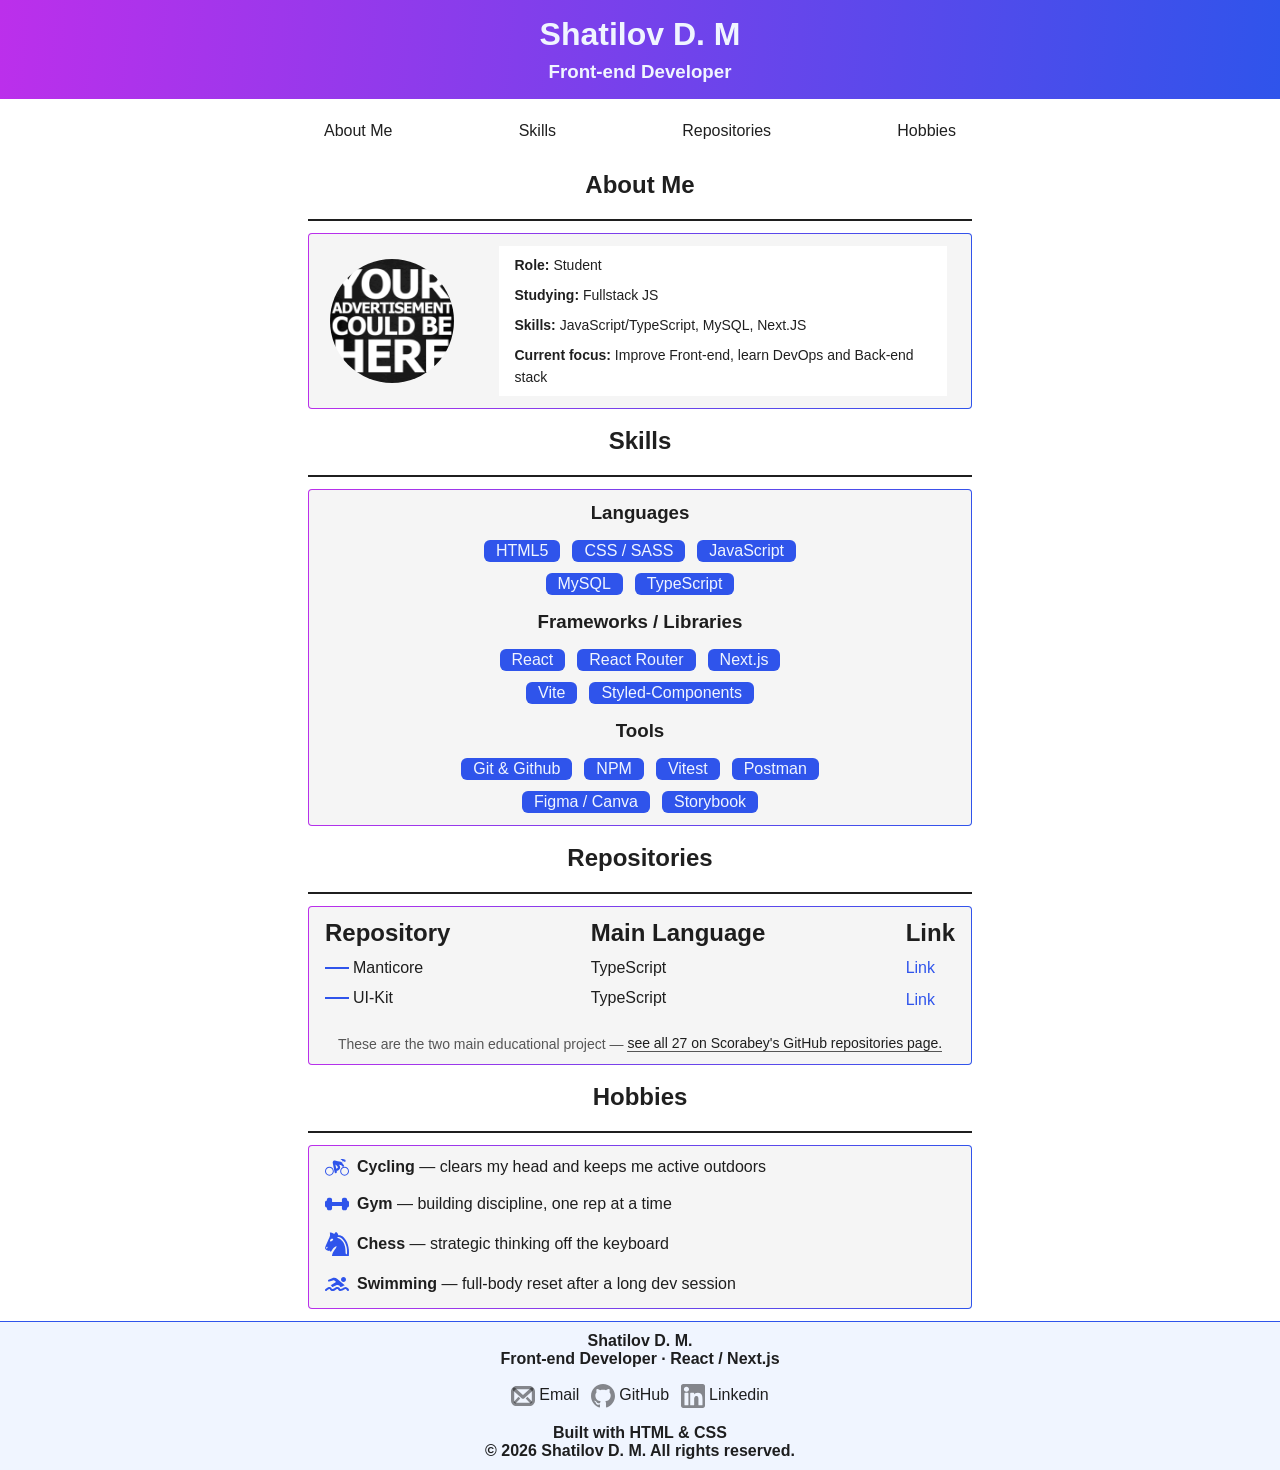
<file: index.html>
<!doctype html>
<html lang="en">
    <head>
        <meta charset="UTF-8" />
        <title>Shatilov D. M. — Resume</title>
        <link rel="stylesheet" href="Styles/Resume.css" />
    </head>
    <body>
        <h1 class="hidden">Shatilov. D. M. Resume</h1>
        <header class="header">
            <h1 class="header__title">Shatilov D. M</h1>
            <h3 class="header__h3">Front-end Developer</h3>
        </header>
        <nav class="nav">
            <a class="nav__anchor" href="#AboutMe">About Me</a>
            <a class="nav__anchor" href="#Skills">Skills</a>
            <a class="nav__anchor" href="#Repositories">Repositories</a>
            <a class="nav__anchor" href="#Hobbies">Hobbies</a>
        </nav>

        <a href="#AboutMe"><h2 id="AboutMe">About Me</h2></a>
        <hr />

        <main class="container about-main">
            <h2 class="hidden">About me container</h2>
            <div class="avatar">
                <img
                    src="./public//your-ad-here-big.png"
                    class="avatar__img"
                    alt="img"
                />
            </div>
            <article class="content">
                <div class="frame">
                    <p><strong>Role:</strong> Student</p>
                    <p><strong>Studying:</strong> Fullstack JS</p>
                    <p>
                        <strong>Skills:</strong> JavaScript/TypeScript, MySQL,
                        Next.JS
                    </p>
                    <p>
                        <strong>Current focus:</strong> Improve Front-end, learn
                        DevOps and Back-end stack
                    </p>
                </div>
            </article>
        </main>

        <a href="#Skills"><h2 id="Skills">Skills</h2></a>
        <hr />

        <main class="container skills-main">
            <h2 class="hidden">Skills container</h2>
            <article>
                <h3>Languages</h3>
                <div class="lang-list">
                    <div class="first-list">
                        <span class="item">HTML5</span>
                        <span class="item">CSS / SASS</span>
                        <span class="item">JavaScript</span>
                    </div>
                    <div class="seccond-list">
                        <span class="item">MySQL</span>
                        <span class="item">TypeScript</span>
                    </div>
                </div>
            </article>
            <article>
                <h3>Frameworks / Libraries</h3>
                <div class="lang-list">
                    <div class="first-list">
                        <span class="item">React</span>
                        <span class="item">React Router</span>
                        <span class="item">Next.js</span>
                    </div>
                    <div class="seccond-list">
                        <span class="item">Vite</span>
                        <span class="item">Styled-Components</span>
                    </div>
                </div>
            </article>
            <article>
                <h3>Tools</h3>
                <div class="lang-list">
                    <div class="first-list">
                        <span class="item">Git & Github</span>
                        <span class="item">NPM</span>
                        <span class="item">Vitest</span>
                        <span class="item">Postman</span>
                    </div>
                    <div class="seccond-list">
                        <span class="item">Figma / Canva</span>
                        <span class="item">Storybook</span>
                    </div>
                </div>
            </article>
        </main>

        <a href="#Repositories"><h2 id="Repositories">Repositories</h2></a>
        <hr />

        <main class="container repositories-main">
            <h2 class="hidden">Repositories container</h2>
            <article class="repo-content">
                <div class="repository">
                    <h4>Repository</h4>
                    <span class="list-item"
                        ><hr />
                        Manticore</span
                    >
                    <span class="list-item"
                        ><hr />
                        UI-Kit</span
                    >
                </div>
                <div class="main-language">
                    <h4>Main Language</h4>
                    <span>TypeScript</span>
                    <span>TypeScript</span>
                </div>
                <div class="link">
                    <h4>Link</h4>
                    <a
                        title="Link into Repository Manticore"
                        href="https://github.com/Scorabey/Manticore"
                        target="_blank"
                        >Link</a
                    >
                    <a
                        title="Link into Repository UI-Kit"
                        href="https://github.com/Scorabey/UI-Kit"
                        target="_blank"
                        >Link</a
                    >
                </div>
            </article>
            <span class="description"
                >These are the two main educational project —&nbsp;
                <a
                    title="Repository Link"
                    href="https://github.com/Scorabey?tab=repositories"
                    target="_blank"
                >
                    see all 27 on Scorabey's GitHub repositories page.</a
                ></span
            >
        </main>

        <a href="#Hobbies"><h2 id="Hobbies">Hobbies</h2></a>
        <hr />

        <main class="container hobbies-main">
            <h2 class="hidden">Hobbies container</h2>
            <div class="hobbies__section">
                <svg
                    width="24"
                    height="17"
                    viewBox="0 0 24 17"
                    fill="none"
                    xmlns="http://www.w3.org/2000/svg"
                >
                    <path
                        d="M4.41446 7.8175C1.98049 7.8175 0 9.79717 0 12.2307C0 14.6647 1.98007 16.6456 4.41446 16.6456C6.8476 16.6456 8.82809 14.6647 8.82809 12.2307C8.82809 9.79717 6.8476 7.8175 4.41446 7.8175ZM4.41446 15.6661C2.52013 15.6661 0.979112 14.1255 0.979112 12.2311C0.979112 10.336 2.52013 8.79621 4.41446 8.79621C6.30878 8.79621 7.84898 10.336 7.84898 12.2311C7.84898 14.1255 6.30878 15.6661 4.41446 15.6661Z"
                        fill="#2F54EB"
                    />
                    <path
                        d="M19.5859 7.8175C17.1528 7.8175 15.1727 9.79717 15.1727 12.2307C15.1727 14.6647 17.1528 16.6456 19.5859 16.6456C22.0199 16.6456 24 14.6647 24 12.2307C24 9.79717 22.0203 7.8175 19.5859 7.8175ZM19.5859 15.6661C17.692 15.6661 16.151 14.1255 16.151 12.2311C16.151 10.336 17.692 8.79621 19.5859 8.79621C21.4807 8.79621 23.0209 10.336 23.0209 12.2311C23.0209 14.1255 21.4807 15.6661 19.5859 15.6661Z"
                        fill="#2F54EB"
                    />
                    <path
                        d="M15.0594 6.01798C15.451 6.10373 15.7994 6.05838 16.0925 5.92605C16.5468 6.47641 17.0019 7.02554 17.4661 7.56766C17.8132 7.97374 18.4951 7.92262 18.8501 7.56766C19.2491 7.16818 19.1964 6.58814 18.8501 6.18289C18.2519 5.48328 17.6661 4.77296 17.0823 4.06099C17.004 3.51475 16.6441 3.02911 15.9263 2.87121C13.9059 2.42639 11.8837 1.98156 9.86284 1.53673C8.80128 1.30339 8.05756 2.03392 7.86999 2.85555C7.71374 3.09631 7.64695 3.39602 7.70756 3.69985L9.61301 13.2313C9.72144 13.773 10.198 14.1498 10.7315 14.1498C10.8053 14.1498 10.8811 14.1419 10.9566 14.1267C11.5754 14.0026 11.9761 13.4011 11.8524 12.7827L11.6314 11.6779C11.7605 11.7269 11.8977 11.7554 12.0379 11.7554C12.1744 11.7554 12.3129 11.7306 12.4477 11.6783C14.7873 10.7779 15.1344 9.2604 15.1319 8.43588C15.1294 7.53757 14.7221 6.63019 14.0774 5.79949C14.4055 5.87369 14.7324 5.94584 15.0594 6.01798ZM11.6285 9.54856C11.4847 9.60339 11.3593 9.68626 11.2538 9.7852L10.4161 5.59542C11.7609 6.42612 12.8464 7.63321 12.848 8.4433C12.8492 8.86463 12.439 9.23607 11.6285 9.54856Z"
                        fill="#2F54EB"
                    />
                    <path
                        d="M16.1885 0.819454C17.7469 1.64686 17.2872 1.9812 17.8507 2.20299L17.6355 3.40308L18.0379 3.47564L18.2473 2.30936C18.2696 2.31307 18.2861 2.3176 18.3079 2.32131C18.4584 2.20959 18.5978 2.12384 18.7334 2.0484C18.754 2.41366 19.2751 2.56166 19.2751 2.56166L19.816 3.02627C20.1058 3.09553 20.3964 2.91661 20.4661 2.6268C20.5341 2.33657 20.3548 2.04592 20.065 1.97666L19.3188 1.79939C20.2802 1.53307 20.7324 2.11106 20.8149 1.65016C20.9225 1.04991 19.9747 0.377513 18.6963 0.147885C17.4195 -0.0809182 14.3288 -0.165431 16.1885 0.819454Z"
                        fill="#2F54EB"
                    />
                </svg>
                <span
                    ><strong>Cycling</strong> — clears my head and keeps me
                    active outdoors</span
                >
            </div>
            <div class="hobbies__section">
                <svg
                    width="24"
                    height="24"
                    viewBox="0 0 24 24"
                    fill="none"
                    xmlns="http://www.w3.org/2000/svg"
                >
                    <g clip-path="url(#clip0_15_214)">
                        <path
                            d="M22.0869 8.43617V7.54627C22.0869 6.52516 21.2591 5.68945 20.2385 5.68945H18.7717C17.7511 5.68945 16.9234 6.52516 16.9234 7.54627V10.0396H7.07611V7.54627C7.07611 6.52516 6.24837 5.68945 5.22779 5.68945H3.76092C2.74034 5.68945 1.9126 6.52516 1.9126 7.54627V8.43617C0.861203 8.43617 0 9.29524 0 10.3557V13.6347C0 14.6952 0.908487 15.5542 1.9126 15.5542V16.4436C1.9126 17.4647 2.74034 18.31 3.76092 18.31H5.22779C6.24837 18.31 7.07611 17.4647 7.07611 16.4436V13.9593H16.9239V16.4436C16.9239 17.4647 17.7516 18.31 18.7722 18.31H20.2396C21.2597 18.31 22.0879 17.4647 22.0879 16.4436V15.5542C23.1393 15.5542 24.0005 14.6941 24.0005 13.6347V10.3557C23.9989 9.29524 23.0905 8.43617 22.0869 8.43617Z"
                            fill="#2F54EB"
                        />
                    </g>
                    <defs>
                        <clipPath id="clip0_15_214">
                            <rect width="24" height="24" fill="white" />
                        </clipPath>
                    </defs>
                </svg>
                <span
                    ><strong>Gym</strong> — building discipline, one rep at a
                    time</span
                >
            </div>
            <div class="hobbies__section">
                <svg
                    width="24"
                    height="24"
                    viewBox="0 0 24 24"
                    fill="none"
                    xmlns="http://www.w3.org/2000/svg"
                >
                    <g clip-path="url(#clip0_15_217)">
                        <path
                            d="M10.875 0.0440197C10.7137 0.111006 10.6012 0.199043 10.3875 0.41914C10.1025 0.713877 9.7875 1.13876 9.45 1.68421C9.375 1.80478 9.31125 1.90813 9.3075 1.91005C9.30562 1.91388 9.24187 1.8756 9.165 1.82392C8.985 1.69952 8.75812 1.56938 8.38875 1.38182C7.3575 0.853588 6.3975 0.577991 5.48438 0.541628C5.23875 0.532057 4.8675 0.555025 4.84312 0.581818C4.8375 0.585646 4.85625 0.778948 4.8825 1.00861C5.01562 2.16842 5.0325 2.44019 5.01937 3.15598C5.00625 3.82201 5.01 3.80096 4.83 4.35215C4.45687 5.49474 3.9675 6.63541 2.6025 9.54067C1.08938 12.7598 0.238125 14.9072 0.028125 16.0287L0 16.1742L0.080625 16.3502C0.19125 16.5895 0.4125 16.9876 0.549375 17.1962C0.61875 17.2995 0.7575 17.4641 0.9 17.6077C1.185 17.9005 1.47187 18.1033 1.88437 18.3081C2.25375 18.49 2.60063 18.6086 3.24563 18.7751C3.77437 18.911 3.77812 18.9129 3.90937 18.8919C4.12125 18.8574 4.32375 18.7445 4.5075 18.5589L4.66313 18.4019L4.68563 18.6163C4.74563 19.2153 4.99312 19.5407 5.44312 19.6191C5.61937 19.6478 5.8575 19.6325 5.96625 19.5828C6.01312 19.5617 6.08812 19.512 6.13312 19.4718C6.24187 19.3703 6.81938 18.4766 7.40625 17.4986C7.8075 16.8287 8.05688 16.5014 8.54062 16.0077C9.16125 15.3742 9.79875 14.9091 10.65 14.4689C10.9237 14.3292 11.49 14.067 11.5219 14.067C11.5519 14.067 11.4506 14.6144 11.3569 14.9589C11.19 15.5636 10.8656 16.1818 10.2319 17.1005C10.0237 17.401 9.53438 18.0574 9.39 18.2278C9.2325 18.4134 9.13688 18.5378 8.98687 18.756C8.925 18.8459 8.79375 19.0335 8.6925 19.1732C7.91625 20.2565 7.37625 21.466 7.14562 22.6507C7.06125 23.0794 6.99563 23.6172 6.99375 23.8794V24H15.4181H23.8425L23.8744 23.6211C24.03 21.8067 24.0375 19.6938 23.8969 17.9139C23.5819 13.9694 22.59 10.7579 20.88 8.15311C20.6456 7.79522 20.085 7.02775 19.8094 6.68708C18.9844 5.67081 18.1838 4.90335 17.3719 4.35598C16.9163 4.04785 16.6069 3.87368 16.1719 3.68421C15.3038 3.30718 14.2013 3.1311 13.5206 3.26316C13.4419 3.27847 13.3687 3.29187 13.3575 3.29187C13.3462 3.29187 13.2712 3.08708 13.1906 2.83636C12.9356 2.04019 12.7781 1.63062 12.6244 1.38182C12.4444 1.08517 12.1687 0.786604 11.8219 0.511005C11.5331 0.283255 11.0887 0 11.0194 0C10.9969 0 10.9312 0.0210533 10.875 0.0440197ZM13.2544 5.05072C13.3744 5.07177 13.5562 5.09282 13.6594 5.10048C14.4694 5.15215 15.2681 5.48325 16.1344 6.12249C16.8956 6.68517 17.7731 7.56746 18.6056 8.60861C19.6313 9.889 20.4375 11.3435 20.9756 12.8804C21.0206 13.0124 21.0694 13.1502 21.0825 13.1866C21.1237 13.2976 21.3112 13.9254 21.3825 14.1914C21.69 15.3455 21.9019 16.6699 21.9937 18.0383C22.0275 18.5589 22.0537 19.7914 22.0444 20.5569C22.0369 21.2421 22.0331 21.3282 21.9956 21.4928C21.9225 21.8239 21.7894 22.0421 21.5962 22.1474C21.5287 22.1837 21.4875 22.1914 21.3375 22.1914C21.1875 22.1914 21.1462 22.1837 21.0787 22.1474C20.8612 22.0287 20.7113 21.7474 20.6362 21.3206C20.5856 21.0316 20.5688 20.7713 20.5688 20.2603C20.5669 16.2507 19.8544 13.0622 18.4163 10.622C17.9531 9.83732 17.46 9.19617 16.7531 8.46124C15.8044 7.47751 15.0506 6.8823 14.2125 6.45168C13.68 6.1799 13.1906 6.01914 12.7275 5.96172C12.63 5.95024 12.6131 5.94067 12.5419 5.86029C12.4631 5.76842 12.375 5.60574 12.375 5.54641C12.375 5.52919 12.3844 5.46986 12.3956 5.41627C12.4331 5.23445 12.57 5.12727 12.7969 5.09856C12.8606 5.09091 12.93 5.06986 12.9544 5.05072C13.0087 5.0067 12.99 5.0067 13.2544 5.05072ZM7.72312 6.76938C8.10563 6.84785 8.26875 7.04689 8.2125 7.37033C8.18437 7.53301 8.07 7.77033 7.92937 7.96172C7.7925 8.14737 7.35 8.59904 7.11562 8.79426C6.67125 9.16172 6.22687 9.39139 5.81625 9.46412C5.48062 9.52345 5.30625 9.49474 5.17312 9.35885C5.04562 9.22871 5.0025 9.08134 5.00062 8.77512C5.00062 8.52823 5.01375 8.4555 5.10187 8.22584C5.24437 7.85837 5.67562 7.34737 6.06562 7.08708C6.33375 6.90526 6.67312 6.77895 6.99563 6.73876C7.17188 6.71579 7.54312 6.7311 7.72312 6.76938ZM2.4375 14.8766C2.4375 14.8804 2.45438 14.9761 2.475 15.0909C2.52 15.3435 2.52187 15.4507 2.4825 15.6153C2.4 15.9617 2.18625 16.2526 1.91062 16.3885C1.72875 16.4804 1.58812 16.5167 1.36875 16.5301L1.19062 16.5397L1.14375 16.4191C1.05187 16.1742 1.07438 15.9062 1.21125 15.6057C1.42125 15.1502 1.82062 14.8938 2.35875 14.8746C2.40188 14.8727 2.4375 14.8727 2.4375 14.8766Z"
                            fill="#2F54EB"
                        />
                    </g>
                    <defs>
                        <clipPath id="clip0_15_217">
                            <rect width="24" height="24" fill="white" />
                        </clipPath>
                    </defs>
                </svg>
                <span
                    ><strong>Chess</strong> — strategic thinking off the
                    keyboard</span
                >
            </div>
            <div class="hobbies__section">
                <svg
                    width="24"
                    height="24"
                    viewBox="0 0 24 24"
                    fill="none"
                    xmlns="http://www.w3.org/2000/svg"
                >
                    <path
                        d="M21 7.5C21 8.88071 19.8807 10 18.5 10C17.1193 10 16 8.88071 16 7.5C16 6.11929 17.1193 5 18.5 5C19.8807 5 21 6.11929 21 7.5Z"
                        fill="#2F54EB"
                    />
                    <path
                        d="M19.754 13.1283L12.354 6.96169C10.9095 5.75794 8.9118 5.46638 7.18351 6.20708L3.59222 7.7462C3.23294 7.90017 3 8.25344 3 8.64432C3 9.31126 3.6534 9.78221 4.28612 9.5713L7.82736 8.39089C8.54603 8.15133 9.33837 8.33838 9.87403 8.87404L11 10L5.72973 13.2939C5.87157 13.3782 6.00088 13.4783 6.11842 13.5911C6.42799 13.8883 6.65137 14.2865 6.76607 14.47C6.98521 14.8206 7.17253 15 7.60557 15C8.36469 15 9.01052 14.5286 9.61533 14.1249C10.3276 13.6493 11.2998 13 12.6056 13C13.2851 13 13.8472 13.1758 14.2876 13.5533C14.6634 13.8753 14.8675 14.2863 14.9818 14.5162C15.1485 14.8511 15.2073 15 15.6056 15C16.2877 15 16.9383 14.6595 17.769 14.1484C18.1839 13.893 18.5948 13.629 19.0329 13.4144C19.2526 13.3069 19.4942 13.2044 19.754 13.1283Z"
                        fill="#2F54EB"
                    />
                    <path
                        d="M23.4472 18.8944C22.9536 19.1413 22.3534 18.9415 22.1061 18.4482C21.9575 18.1653 21.77 17.8986 21.5599 17.6585C21.1747 17.2183 20.8036 17 20.5 17C20.3434 17 20.128 17.0534 19.8071 17.2106C19.427 17.3967 19.0713 17.6296 18.7116 17.8517C17.9173 18.3405 16.8178 19 15.5 19C14.8205 19 14.2584 18.8242 13.818 18.4468C13.4996 18.1739 13.29 17.8176 13.1056 17.4472C12.9501 17.1363 12.8571 17 12.5 17C11.7409 17 11.0951 17.4714 10.4902 17.8751C9.77797 18.3508 8.8058 19 7.5 19C6.81825 19 6.26147 18.8244 5.81027 18.4962C5.38546 18.1873 5.12877 17.7928 4.9645 17.53C4.63557 17.0022 4.31057 16.9517 3.74611 17.2173C3.42379 17.369 3.08894 17.5809 2.77567 17.8087C2.4002 18.0818 2.03744 18.3806 1.70687 18.7073C1.31631 19.0974 0.68327 19.0975 0.292893 18.7071C-0.097631 18.3166 -0.097631 17.6834 0.292893 17.2929C0.696649 16.892 1.13966 16.5256 1.59933 16.1913C1.97356 15.9191 2.41996 15.631 2.89452 15.4077C3.35859 15.1893 3.91795 15 4.5 15C5.14106 15 5.63708 15.2304 6.01284 15.5911C6.28231 15.8498 6.48609 16.1843 6.61007 16.3878C6.71551 16.5609 6.81996 16.7576 6.98661 16.8788C7.05103 16.9256 7.18175 17 7.5 17C8.15438 17 8.66304 16.6895 9.4453 16.168C10.3754 15.5472 11.3467 15 12.5 15C13.1795 15 13.7416 15.1758 14.182 15.5532C14.5578 15.8753 14.762 16.2863 14.8762 16.5162C15.038 16.8411 15.1219 17 15.5 17C16.1822 17 16.8327 16.6595 17.6634 16.1483C18.0783 15.893 18.4892 15.629 18.9273 15.4144C19.372 15.1967 19.9066 15 20.5 15C21.6964 15 22.5753 15.7817 23.0651 16.3415C23.3854 16.7076 23.6681 17.1144 23.8916 17.5471C24.134 18.0276 23.9295 18.6533 23.4472 18.8944Z"
                        fill="#2F54EB"
                    />
                </svg>
                <span
                    ><strong>Swimming</strong> — full-body reset after a long
                    dev session</span
                >
            </div>
        </main>

        <footer class="footer">
            <span class="footer__content"
                >Shatilov D. M. <br />
                Front-end Developer · React / Next.js</span
            >
            <ul class="link-list">
                <li title="Email Link" class="link-item">
                    <svg
                        width="24"
                        height="24"
                        viewBox="0 0 24 24"
                        fill="none"
                        xmlns="http://www.w3.org/2000/svg"
                    >
                        <g clip-path="url(#clip0_16_277)">
                            <path
                                d="M5.60042 2C2.52492 2 0 4.52555 0 7.5995V16.4005C0 19.4745 2.52492 22 5.60042 22H18.3995C21.475 22 24 19.4745 24 16.4005V7.5995C24 4.52555 21.475 2 18.3995 2H5.60042ZM5.60042 5.19901H18.3995C19.756 5.19901 20.799 6.24144 20.799 7.5995V16.4005C20.799 17.7586 19.756 18.801 18.3995 18.801H5.60042C4.24393 18.801 3.20094 17.7586 3.20094 16.4005V7.5995C3.20094 6.24144 4.24393 5.19901 5.60042 5.19901Z"
                                fill="black"
                                fill-opacity="0.45"
                            />
                            <path
                                d="M3.12434 3.60225C2.91439 3.61217 2.70846 3.66333 2.51829 3.7528C2.32812 3.84226 2.15745 3.96829 2.01602 4.12368C1.7304 4.43749 1.58121 4.85184 1.60128 5.27558C1.62134 5.69932 1.80902 6.09774 2.12302 6.3832L10.923 14.3833C11.2176 14.6511 11.6016 14.7995 12 14.7995C12.3983 14.7995 12.7823 14.6511 13.0769 14.3833L21.8769 6.3832C22.1909 6.09774 22.3786 5.69932 22.3986 5.27558C22.4187 4.85184 22.2695 4.43749 21.9839 4.12368C21.6982 3.80988 21.2996 3.62233 20.8756 3.60229C20.4516 3.58225 20.037 3.73136 19.723 4.01682L12 11.0377L4.27691 4.01682C3.96293 3.73135 3.54834 3.58223 3.12434 3.60225Z"
                                fill="black"
                                fill-opacity="0.45"
                            />
                            <path
                                d="M16.4698 12.7733L14.7301 14.4268L19.7094 19.6593L21.449 18.0059L16.4698 12.7733Z"
                                fill="black"
                                fill-opacity="0.45"
                            />
                            <path
                                d="M7.52358 12.7803L2.54431 18.0966L4.29699 19.7362L9.27625 14.4199L7.52358 12.7803Z"
                                fill="black"
                                fill-opacity="0.45"
                            />
                        </g>
                        <defs>
                            <clipPath id="clip0_16_277">
                                <rect width="24" height="24" fill="white" />
                            </clipPath>
                        </defs>
                    </svg>
                    <a
                        target="_blank"
                        class="link"
                        href="mailto:satlovdanijl@gmail.com"
                        >Email</a
                    >
                </li>
                <li title="GitHub Link" class="link-item">
                    <svg
                        width="24"
                        height="24"
                        viewBox="0 0 24 24"
                        fill="none"
                        xmlns="http://www.w3.org/2000/svg"
                    >
                        <g clip-path="url(#clip0_16_289)">
                            <path
                                fill-rule="evenodd"
                                clip-rule="evenodd"
                                d="M12 0C5.37 0 0 5.37 0 12C0 17.31 3.435 21.795 8.205 23.385C8.805 23.49 9.03 23.13 9.03 22.815C9.03 22.53 9.015 21.585 9.015 20.58C6 21.135 5.22 19.845 4.98 19.17C4.845 18.825 4.26 17.76 3.75 17.475C3.33 17.25 2.73 16.695 3.735 16.68C4.68 16.665 5.355 17.55 5.58 17.91C6.66 19.725 8.385 19.215 9.075 18.9C9.18 18.12 9.495 17.595 9.84 17.295C7.17 16.995 4.38 15.96 4.38 11.37C4.38 10.065 4.845 8.985 5.61 8.145C5.49 7.845 5.07 6.615 5.73 4.965C5.73 4.965 6.735 4.65 9.03 6.195C9.99 5.925 11.01 5.79 12.03 5.79C13.05 5.79 14.07 5.925 15.03 6.195C17.325 4.635 18.33 4.965 18.33 4.965C18.99 6.615 18.57 7.845 18.45 8.145C19.215 8.985 19.68 10.05 19.68 11.37C19.68 15.975 16.875 16.995 14.205 17.295C14.64 17.67 15.015 18.39 15.015 19.515C15.015 21.12 15 22.41 15 22.815C15 23.13 15.225 23.505 15.825 23.385C20.565 21.795 24 17.295 24 12C24 5.37 18.63 0 12 0Z"
                                fill="black"
                                fill-opacity="0.45"
                            />
                        </g>
                        <defs>
                            <clipPath id="clip0_16_289">
                                <rect width="24" height="24" fill="white" />
                            </clipPath>
                        </defs>
                    </svg>
                    <a
                        target="_blank"
                        class="link"
                        href="https://github.com/Scorabey"
                        >GitHub</a
                    >
                </li>
                <li title="Linkedin Link" class="link-item">
                    <svg
                        width="24"
                        height="24"
                        viewBox="0 0 24 24"
                        fill="none"
                        xmlns="http://www.w3.org/2000/svg"
                    >
                        <g clip-path="url(#clip0_16_296)">
                            <path
                                d="M21.829 0H2.17099C0.972 0 0 0.972 0 2.17099V21.8289C0 23.028 0.972 24 2.17099 24H21.8289C23.028 24 24 23.028 24 21.8289V2.17099C24 0.972 23.028 0 21.829 0ZM7.42662 20.7232C7.42662 21.0721 7.14377 21.355 6.79483 21.355H4.10544C3.7565 21.355 3.47365 21.0721 3.47365 20.7232V9.4494C3.47365 9.10046 3.7565 8.81761 4.10544 8.81761H6.79483C7.14377 8.81761 7.42662 9.10046 7.42662 9.4494V20.7232ZM5.45014 7.75489C4.0391 7.75489 2.8952 6.61099 2.8952 5.19996C2.8952 3.78892 4.0391 2.64503 5.45014 2.64503C6.86117 2.64503 8.00507 3.78892 8.00507 5.19996C8.00507 6.61099 6.86124 7.75489 5.45014 7.75489ZM21.4813 20.7741C21.4813 21.0949 21.2212 21.355 20.9004 21.355H18.0145C17.6937 21.355 17.4335 21.0949 17.4335 20.7741V15.486C17.4335 14.6972 17.6649 12.0292 15.372 12.0292C13.5934 12.0292 13.2327 13.8553 13.1602 14.6749V20.7741C13.1602 21.0949 12.9002 21.355 12.5793 21.355H9.78817C9.46737 21.355 9.20727 21.0949 9.20727 20.7741V9.39851C9.20727 9.07772 9.46737 8.81761 9.78817 8.81761H12.5793C12.9001 8.81761 13.1602 9.07772 13.1602 9.39851V10.3821C13.8197 9.39236 14.7998 8.62844 16.8866 8.62844C21.5077 8.62844 21.4813 12.9457 21.4813 15.3178V20.7741Z"
                                fill="black"
                                fill-opacity="0.45"
                            />
                        </g>
                        <defs>
                            <clipPath id="clip0_16_296">
                                <rect width="24" height="24" fill="white" />
                            </clipPath>
                        </defs>
                    </svg>
                    <a
                        target="_blank"
                        class="link"
                        href="https://www.linkedin.com/in/%D0%B4%D0%B0%D0%BD%D0%B8%D1%97%D0%BB-%D1%88%D0%B0%D1%82%D1%96%D0%BB%D0%BE%D0%B2-3bb300417"
                        >Linkedin</a
                    >
                </li>
            </ul>
            <span class="footer__content">
                Built with HTML & CSS <br />
                © 2026 Shatilov D. M. All rights reserved.</span
            >
        </footer>
    </body>
</html>
</file>
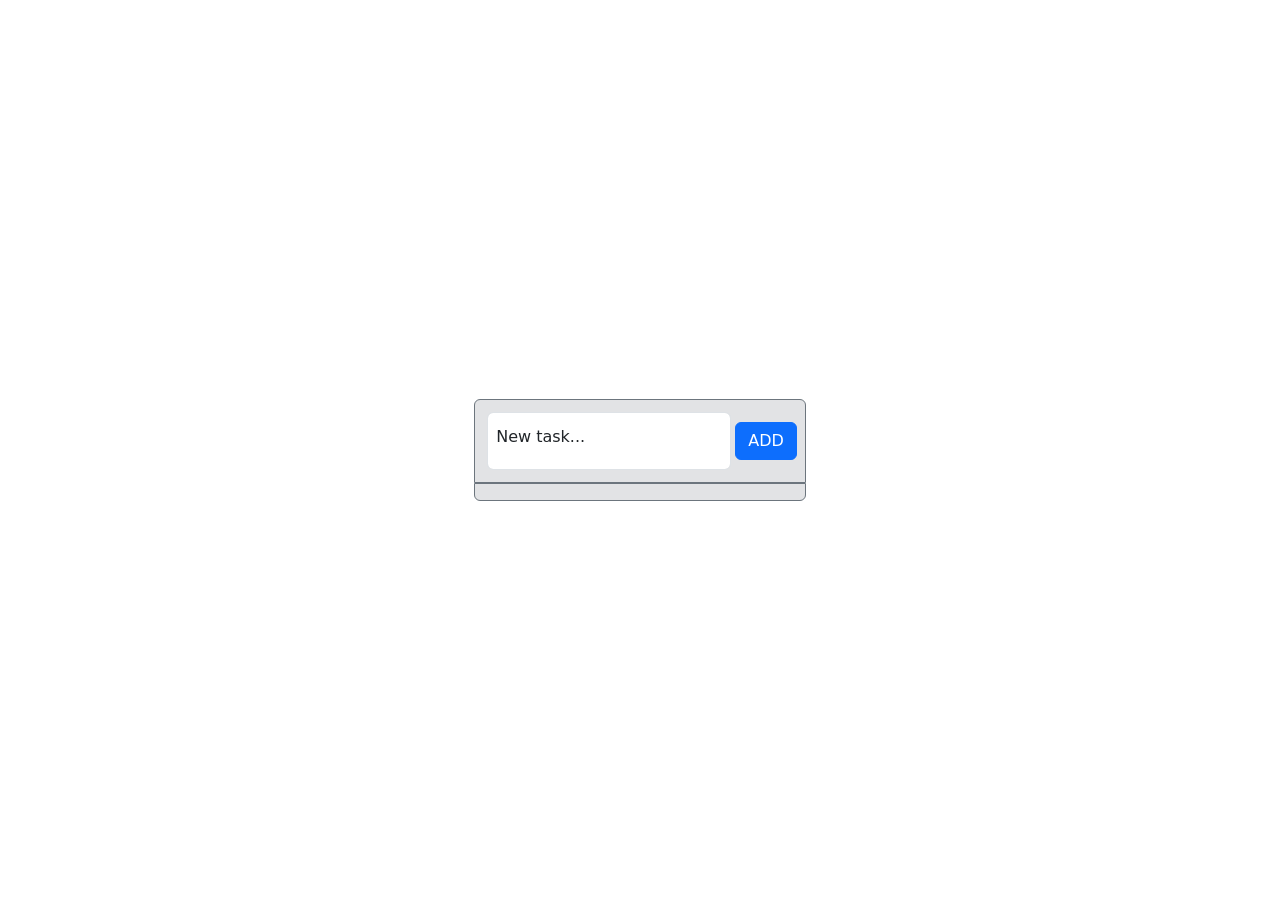
<file: ToDo List/index.html>
<!doctype html>
<html lang="en">
<head>
    <meta charset="UTF-8">
    <meta name="viewport"
          content="width=device-width, user-scalable=no, initial-scale=1.0, maximum-scale=1.0, minimum-scale=1.0">
    <meta http-equiv="X-UA-Compatible" content="ie=edge">
    <link rel="stylesheet" href="./index.css">
    <link href="https://fonts.googleapis.com/css2?family=Arimo:ital,wght@0,400..700;1,400..700&family=Urbanist:ital,wght@0,100..900;1,100..900&display=swap" rel="stylesheet">
    <link href="https://cdn.jsdelivr.net/npm/bootstrap@5.3.8/dist/css/bootstrap.min.css" rel="stylesheet" integrity="sha384-sRIl4kxILFvY47J16cr9ZwB07vP4J8+LH7qKQnuqkuIAvNWLzeN8tE5YBujZqJLB" crossorigin="anonymous">
    <title>ToDo List</title>
</head>
<body>

    <main class="container d-flex justify-content-center align-items-center h-100">
        <div class="row d-flex justify-content-center align-items-center">
            <section class="column d-flex justify-content-center align-items-center bg-secondary-subtle border border-secondary rounded-top p-2 gap-2">
                <div class="d-flex justify-content-center align-items-center col w-100">
                    <div class="form-floating p-1 w-100">
                        <input type="text" class="form-control" id="floatingInputGroup1" placeholder="New task...">
                        <label for="floatingInputGroup1">New task...</label>
                    </div>
                    <button id="floatingAddButton" class="btn btn-primary">ADD</button>
                </div>
            </section>
            <section class="d-flex p-2 bg-secondary-subtle border border-secondary rounded-bottom p-2 gap-2">
                <ul id="taskList" class="list-group w-100">
                </ul>
            </section>
        </div>
    </main>

    <script src="index.js"></script>
    <script src="https://cdn.jsdelivr.net/npm/bootstrap@5.3.8/dist/js/bootstrap.bundle.min.js" integrity="sha384-FKyoEForCGlyvwx9Hj09JcYn3nv7wiPVlz7YYwJrWVcXK/BmnVDxM+D2scQbITxI" crossorigin="anonymous"></script>
</body>
</html>
</file>
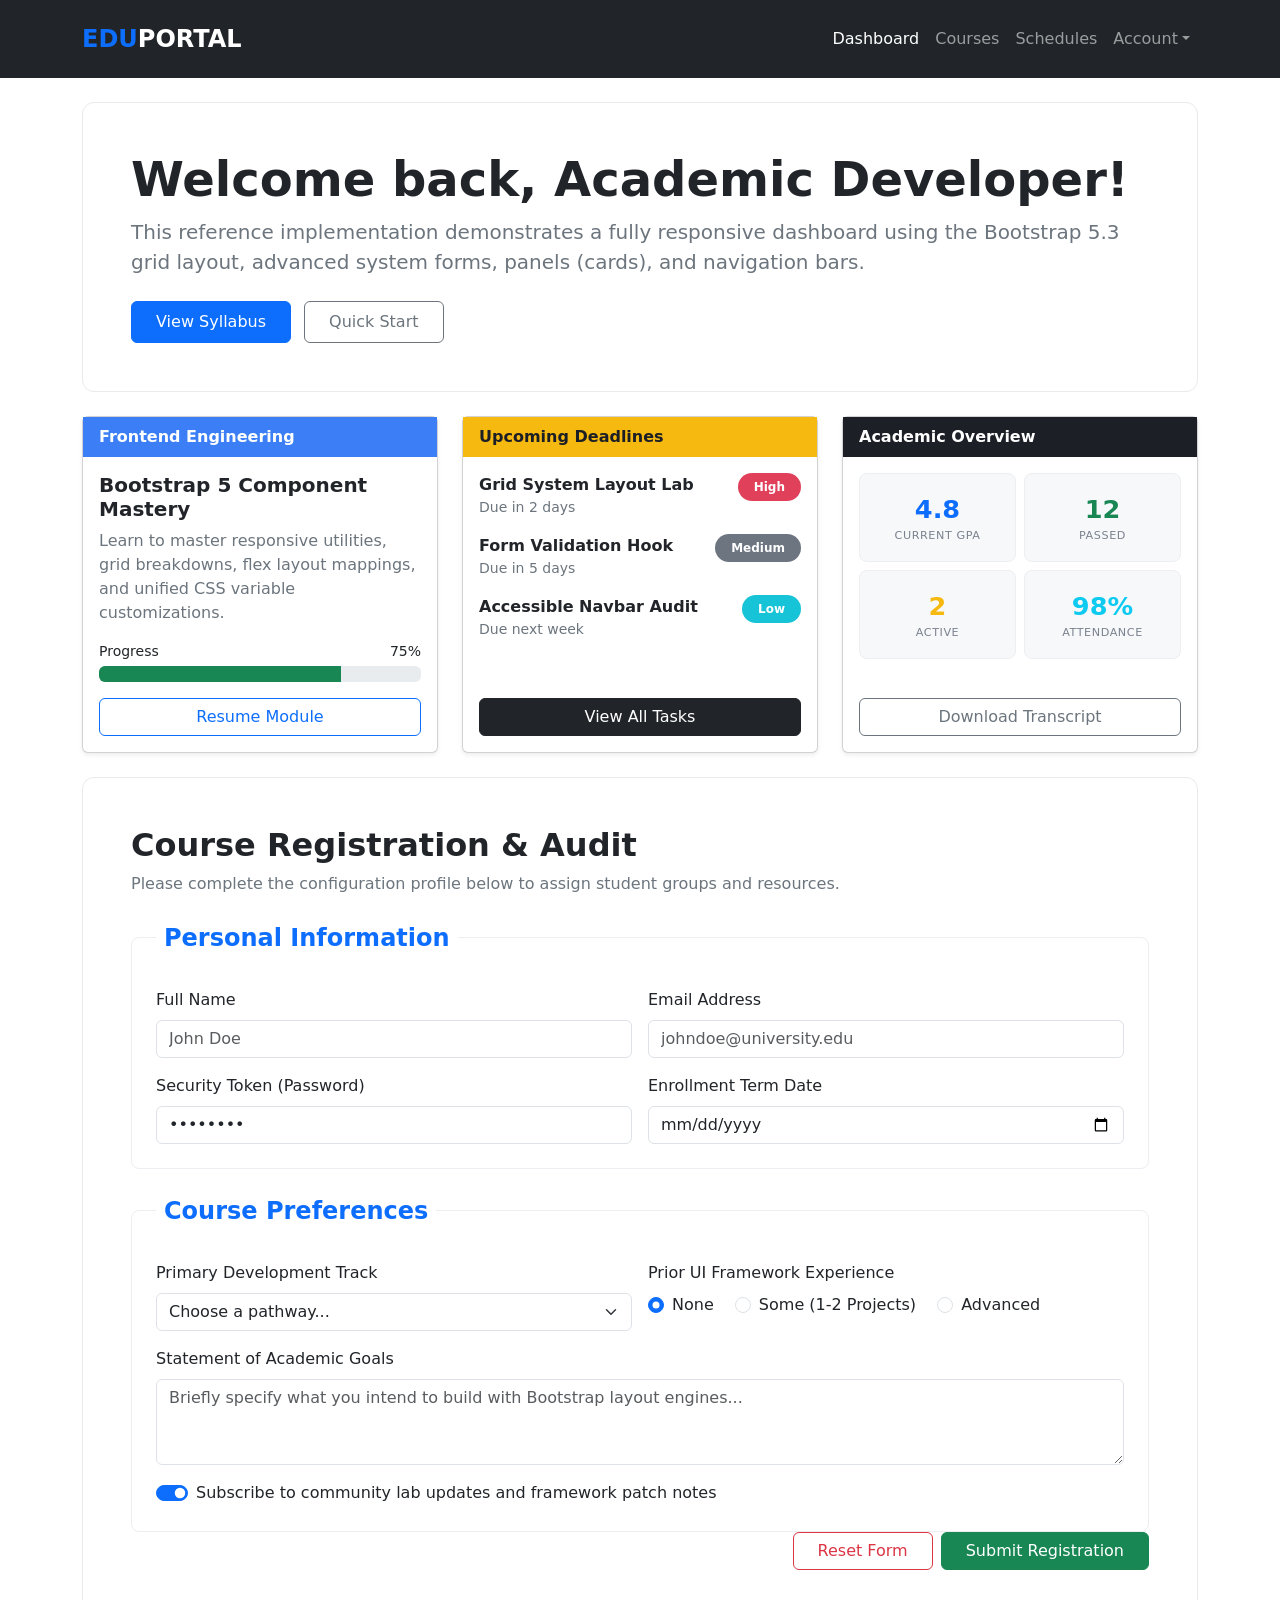
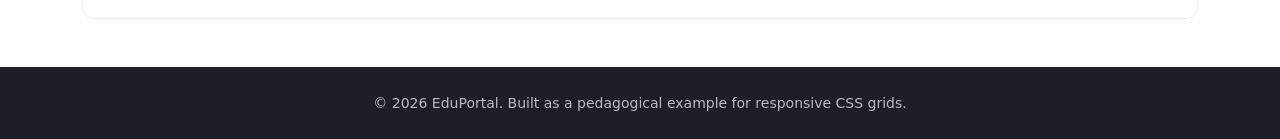
<file: bootstrap.html>
<!doctype html>
<html lang="en">
<head>
    <meta charset="UTF-8">
    <meta name="viewport"
          content="width=device-width, user-scalable=no, initial-scale=1.0, maximum-scale=1.0, minimum-scale=1.0">
    <meta http-equiv="X-UA-Compatible" content="ie=edge">
    <link rel="stylesheet" href="./Styles/Bootstrap.css" />
    <link href="https://cdn.jsdelivr.net/npm/bootstrap@5.3.8/dist/css/bootstrap.min.css" rel="stylesheet" integrity="sha384-sRIl4kxILFvY47J16cr9ZwB07vP4J8+LH7qKQnuqkuIAvNWLzeN8tE5YBujZqJLB" crossorigin="anonymous">
    <title>Bootstrap</title>
</head>
<body>

<!-- Navbar -->
<nav class="navbar navbar-expand-lg bg-dark navbar-dark py-3">
    <div class="container">
        <a class="navbar-brand fw-bold fs-4" href="#">
            <span class="edu text-primary">EDU</span><span class="portal text-white">PORTAL</span>
        </a>
        <button class="navbar-toggler" type="button" data-bs-toggle="collapse" data-bs-target="#eduportalNav" aria-controls="eduportalNav" aria-expanded="false" aria-label="Toggle navigation">
            <span class="navbar-toggler-icon"></span>
        </button>
        <div id="eduportalNav" class="collapse navbar-collapse justify-content-end">
            <ul class="navbar-nav">
                <li class="nav-item">
                    <a class="nav-link active" href="#">Dashboard</a>
                </li>
                <li class="nav-item">
                    <a class="nav-link" href="#">Courses</a>
                </li>
                <li class="nav-item">
                    <a class="nav-link" href="#">Schedules</a>
                </li>
                <li class="nav-item dropdown">
                    <a class="nav-link dropdown-toggle" href="#" role="button" data-bs-toggle="dropdown">Account</a>
                    <ul class="dropdown-menu dropdown-menu-end">
                        <li><a class="dropdown-item" href="#">Profile</a></li>
                        <li><a class="dropdown-item" href="#">Settings</a></li>
                        <li><hr class="dropdown-divider"></li>
                        <li><a class="dropdown-item text-danger" href="#">Log out</a></li>
                    </ul>
                </li>
            </ul>
        </div>
    </div>
</nav>

<div class="container my-4">

    <!-- Hero -->
    <div class="hero-card p-5 mb-4">
        <h1 class="fw-bold display-5">Welcome back, Academic Developer!</h1>
        <p class="text-secondary fs-5 mb-4">
            This reference implementation demonstrates a fully responsive dashboard using the
            Bootstrap 5.3 grid layout, advanced system forms, panels (cards), and navigation bars.
        </p>
        <a href="#" class="btn btn-primary text-white px-4 py-2 me-2">View Syllabus</a>
        <a href="#" class="btn btn-outline-secondary px-4 py-2">Quick Start</a>
    </div>

    <!-- Three cards -->
    <div class="row g-4 mb-4">
        <!-- Frontend Engineering -->
        <div class="col-lg-4">
            <div class="card h-100 shadow-sm">
                <div class="card-header-blue px-3 py-2">Frontend Engineering</div>
                <div class="card-body d-flex flex-column">
                    <h5 class="fw-bold">Bootstrap 5 Component Mastery</h5>
                    <p class="text-secondary">
                        Learn to master responsive utilities, grid breakdowns, flex layout mappings,
                        and unified CSS variable customizations.
                    </p>
                    <div class="mt-auto">
                        <div class="d-flex justify-content-between small mb-1">
                            <span>Progress</span>
                            <span>75%</span>
                        </div>
                        <div class="progress mb-3">
                            <div class="progress-bar bg-success" style="width:75%"></div>
                        </div>
                        <a href="#" class="btn btn-outline-primary w-100">Resume Module</a>
                    </div>
                </div>
            </div>
        </div>

        <!-- Upcoming Deadlines -->
        <div class="col-lg-4">
            <div class="card h-100 shadow-sm">
                <div class="card-header-yellow px-3 py-2">Upcoming Deadlines</div>
                <div class="card-body d-flex flex-column">
                    <div class="d-flex justify-content-between align-items-start mb-3">
                        <div>
                            <div class="fw-bold">Grid System Layout Lab</div>
                            <div class="text-secondary small">Due in 2 days</div>
                        </div>
                        <span class="badge badge-high rounded-pill px-3 py-2">High</span>
                    </div>
                    <div class="d-flex justify-content-between align-items-start mb-3">
                        <div>
                            <div class="fw-bold">Form Validation Hook</div>
                            <div class="text-secondary small">Due in 5 days</div>
                        </div>
                        <span class="badge badge-medium rounded-pill px-3 py-2">Medium</span>
                    </div>
                    <div class="d-flex justify-content-between align-items-start mb-3">
                        <div>
                            <div class="fw-bold">Accessible Navbar Audit</div>
                            <div class="text-secondary small">Due next week</div>
                        </div>
                        <span class="badge badge-low rounded-pill px-3 py-2">Low</span>
                    </div>
                    <a href="#" class="btn btn-dark text-white w-100 mt-auto">View All Tasks</a>
                </div>
            </div>
        </div>

        <!-- Academic Overview -->
        <div class="col-lg-4">
            <div class="card h-100 shadow-sm">
                <div class="card-header-dark px-3 py-2">Academic Overview</div>
                <div class="card-body d-flex flex-column">
                    <div class="row g-2 mb-3">
                        <div class="col-6">
                            <div class="stat-box">
                                <div class="stat-value text-primary">4.8</div>
                                <div class="stat-label">CURRENT GPA</div>
                            </div>
                        </div>
                        <div class="col-6">
                            <div class="stat-box">
                                <div class="stat-value text-success">12</div>
                                <div class="stat-label">PASSED</div>
                            </div>
                        </div>
                        <div class="col-6">
                            <div class="stat-box">
                                <div class="stat-value" style="color:#f6b90f;">2</div>
                                <div class="stat-label">ACTIVE</div>
                            </div>
                        </div>
                        <div class="col-6">
                            <div class="stat-box">
                                <div class="stat-value text-info">98%</div>
                                <div class="stat-label">ATTENDANCE</div>
                            </div>
                        </div>
                    </div>
                    <a href="#" class="btn btn-outline-secondary w-100 mt-auto">Download Transcript</a>
                </div>
            </div>
        </div>
    </div>

    <!-- Registration Form -->
    <div class="hero-card p-5">
        <h2 class="fw-bold">Course Registration &amp; Audit</h2>
        <p class="text-secondary mb-4">Please complete the configuration profile below to assign student groups and resources.</p>

        <form>
            <!-- Personal Information -->
            <fieldset class="form-panel mb-4">
                <legend class="text-primary fw-bold fs-4 w-auto px-2 float-none">Personal Information</legend>
                <div class="row g-3">
                    <div class="col-md-6">
                        <label class="form-label">Full Name</label>
                        <input type="text" class="form-control" placeholder="John Doe">
                    </div>
                    <div class="col-md-6">
                        <label class="form-label">Email Address</label>
                        <input type="email" class="form-control" placeholder="johndoe@university.edu">
                    </div>
                    <div class="col-md-6">
                        <label class="form-label">Security Token (Password)</label>
                        <input type="password" class="form-control" value="password">
                    </div>
                    <div class="col-md-6">
                        <label class="form-label">Enrollment Term Date</label>
                        <input type="date" class="form-control">
                    </div>
                </div>
            </fieldset>

            <!-- Course Preferences -->
            <fieldset class="form-panel">
                <legend class="text-primary fw-bold fs-4 w-auto px-2 float-none">Course Preferences</legend>
                <div class="row g-3 mb-3">
                    <div class="col-md-6">
                        <label class="form-label">Primary Development Track</label>
                        <select class="form-select">
                            <option selected>Choose a pathway...</option>
                            <option>Frontend Engineering</option>
                            <option>Backend Engineering</option>
                            <option>Full Stack</option>
                        </select>
                    </div>
                    <div class="col-md-6">
                        <label class="form-label d-block">Prior UI Framework Experience</label>
                        <div class="form-check form-check-inline">
                            <input class="form-check-input" type="radio" name="uiExperience" id="expNone" checked>
                            <label class="form-check-label" for="expNone">None</label>
                        </div>
                        <div class="form-check form-check-inline">
                            <input class="form-check-input" type="radio" name="uiExperience" id="expSome">
                            <label class="form-check-label" for="expSome">Some (1-2 Projects)</label>
                        </div>
                        <div class="form-check form-check-inline">
                            <input class="form-check-input" type="radio" name="uiExperience" id="expAdvanced">
                            <label class="form-check-label" for="expAdvanced">Advanced</label>
                        </div>
                    </div>
                </div>

                <div class="mb-3">
                    <label class="form-label">Statement of Academic Goals</label>
                    <textarea class="form-control" rows="3" placeholder="Briefly specify what you intend to build with Bootstrap layout engines..."></textarea>
                </div>

                <div class="form-check form-switch">
                    <input class="form-check-input" type="checkbox" role="switch" id="subscribeSwitch" checked>
                    <label class="form-check-label" for="subscribeSwitch">Subscribe to community lab updates and framework patch notes</label>
                </div>
            </fieldset>

            <div class="d-flex justify-content-end gap-2">
                <button type="reset" class="btn btn-outline-danger px-4">Reset Form</button>
                <button type="submit" class="btn btn-success text-white px-4">Submit Registration</button>
            </div>
        </form>
    </div>

</div>

<footer class="text-center py-4 mt-5">
    <small>© 2026 EduPortal. Built as a pedagogical example for responsive CSS grids.</small>
</footer>


<script src="https://cdn.jsdelivr.net/npm/@popperjs/core@2.11.8/dist/umd/popper.min.js" integrity="sha384-I7E8VVD/ismYTF4hNIPjVp/Zjvgyol6VFvRkX/vR+Vc4jQkC+hVqc2pM8ODewa9r" crossorigin="anonymous"></script>
<script src="https://cdn.jsdelivr.net/npm/bootstrap@5.3.8/dist/js/bootstrap.min.js" integrity="sha384-G/EV+4j2dNv+tEPo3++6LCgdCROaejBqfUeNjuKAiuXbjrxilcCdDz6ZAVfHWe1Y" crossorigin="anonymous"></script>
</body>
</html>
</file>
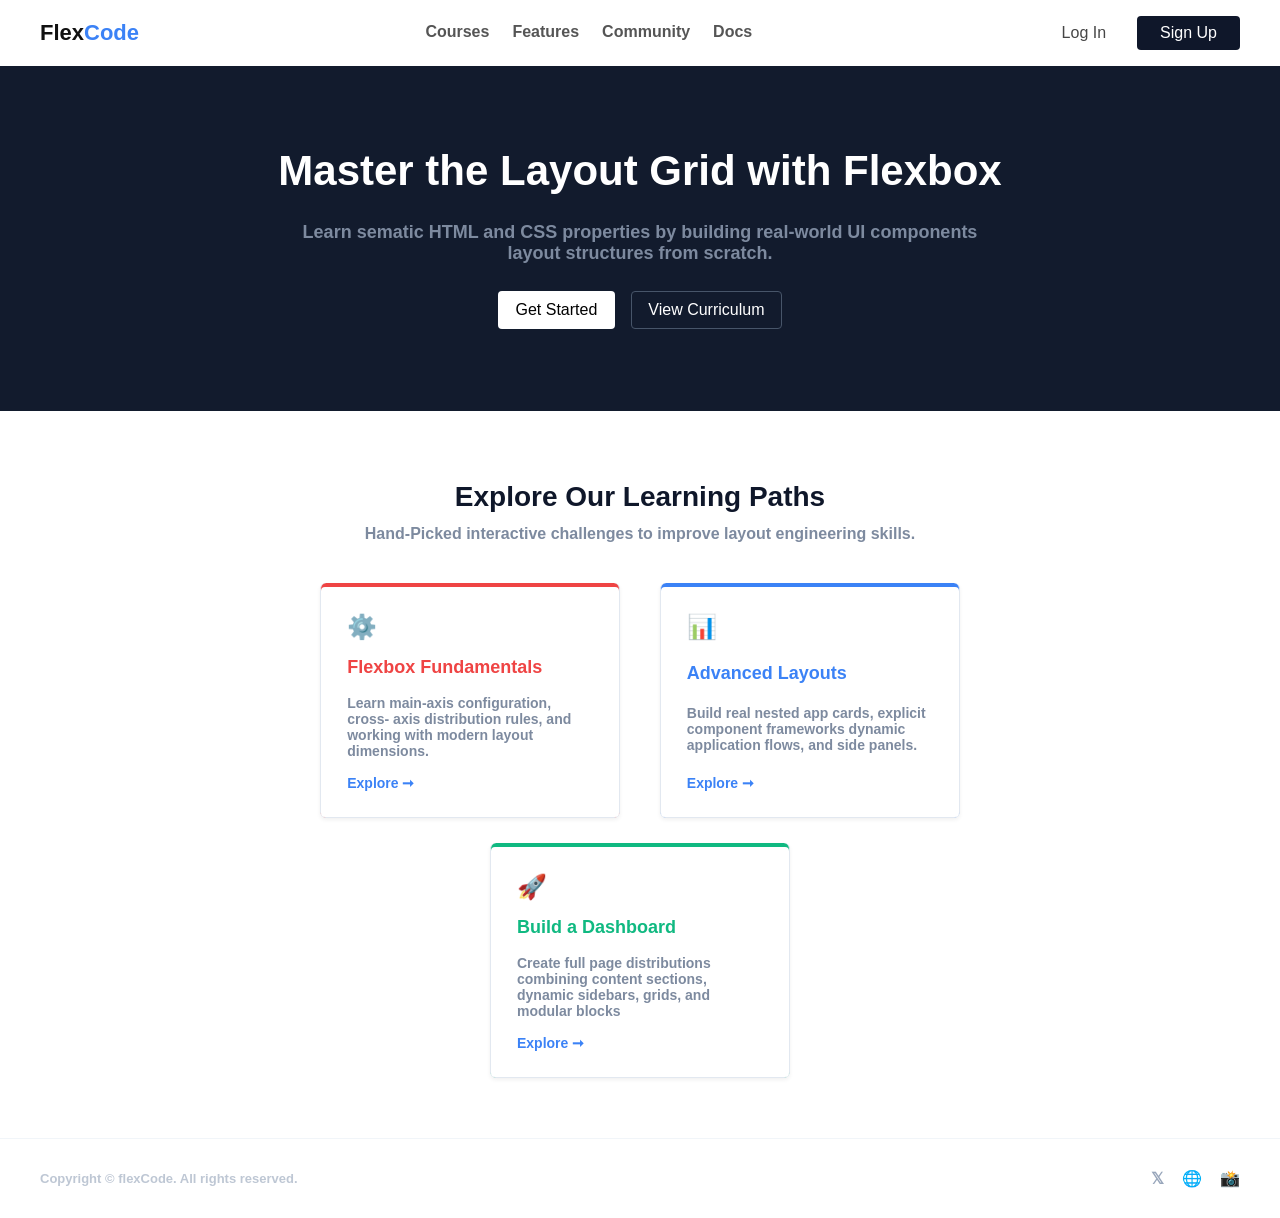
<file: FlexHW.html>
<!doctype html>
<html lang="en">
  <head>
    <meta charset="UTF-8" />
    <meta
      name="viewport"
      content="width=device-width, initial-scale=1.0"
    />
    <title>CSS Flex-HW</title>
    <link
      rel="stylesheet"
      href="./Styles/FlexHW.css"
    />
  </head>
  <body>
    <div class="container">
      <header class="header">
        <a
          href="//"
          class="header__logo"
          ><span>Flex</span><span>Code</span></a
        >
        <nav class="navigation">
          <a
            href="#courses"
            class="nav__link courses"
            >Courses</a
          >
          <a
            href="#features"
            class="nav__link features"
            >Features</a
          >
          <a
            href="#community"
            class="nav__link community"
            >Community</a
          >
          <a
            href="#docs"
            class="nav__link docs"
            >Docs</a
          >
        </nav>
        <div class="authorize">
          <button class="authorize__log-in">Log In</button>
          <button class="authorize__sign-up">Sign Up</button>
        </div>
      </header>
      <div class="primary-container">
        <div class="content">
          <h2 class="content__sub-title">
            Master the Layout Grid with Flexbox
          </h2>
          <p class="content__paragraph">
            Learn sematic HTML and CSS properties by building real-world UI
            components
            <br />
            layout structures from scratch.
          </p>
          <div class="select">
            <button class="select__get-started">Get Started</button>
            <button class="select__view-curriculum">View Curriculum</button>
          </div>
        </div>
      </div>
      <main class="main">
        <div class="title">
          <h2>Explore Our Learning Paths</h2>
          <p>
            Hand-Picked interactive challenges to improve layout engineering
            skills.
          </p>
        </div>
        <div class="wrapper">
          <div class="hero-border">
            <article class="article">
              <span class="icon">⚙️</span>
              <h4 class="article__title">Flexbox Fundamentals</h4>
              <p class="article__paragraph">
                Learn main-axis configuration, cross-
                axis distribution rules, and working with
                modern layout dimensions.
              </p>
              <a href="//" class="article__link">Explore ➞</a>
            </article>
          </div>
          <div class="hero-border">
            <article class="article">
              <span class="icon">📊</span>
              <h4 class="article__title">Advanced Layouts</h4>
              <p class="article__paragraph">
                Build real nested app cards, explicit
                component frameworks dynamic
                application flows, and side panels.
              </p>
              <a href="//" class="article__link">Explore ➞</a>
            </article>
          </div>
          <div class="hero-border">
            <article class="article">
              <span class="icon">🚀</span>
              <h4 class="article__title">Build a Dashboard</h4>
              <p class="article__paragraph">
                Create full page distributions
                combining content sections, dynamic
                sidebars, grids, and modular blocks
              </p>
              <a href="//" class="article__link">Explore ➞</a>
            </article>
          </div>
        </div>
      </main>
      <footer class="footer">
        <p class="footer__rights">Copyright © flexCode. All rights reserved.</p>
        <div class="links">
            <a href="//" class="links__twitter">𝕏</a>
            <a href="//" class="links__internet">🌐</a>
            <a href="//" class="links__camera">📸</a>
        </div>
      </footer>
    </div>
  </body>
</html>
</file>
<file: Styles/Resume.css>
:root {
    --ColorBgContainer: #ffffff;
    --ColorBgLayout: #f5f5f5;
    --ColorFooter: #f0f5ff;
    --Gradient: linear-gradient(
        -85deg,
        rgba(47, 84, 235, 1) 0%,
        rgba(188, 47, 235, 1) 100%
    );
    --ColorText: rgba(0, 0, 0, 0.88);
    --ColorTextDescription: rgba(0, 0, 0, 0.65);
    --ColorTextLight: #f0f5ff;
    --ColorIcon: rgba(0, 0, 0, 0.45);
    --PrimaryColor: #2f54eb;
}

* {
    margin: 0;
    padding: 0;
}

.hidden {
    position: absolute;
    width: 1px;
    height: 1px;
    margin: -1px;
    border: 0;
    white-space: nowrap;
    clip: rect(0, 0, 0, 0);
    visibility: 0;
    overflow: hidden;
    opacity: 0;
}

ul,
ol,
li {
    list-style: none;
    padding: 0;
    margin: 0;
}

.link {
    width: fit-content;
    height: fit-content;
    cursor: pointer;

    &:hover {
        border-color: transparent;
    }
}

hr {
    background-color: var(--ColorText);
    border: none;
    width: 664px;
    height: 2px;
}

h2 {
    scroll-margin-top: 50px;
}

strong {
    font-weight: 900;
}

a {
    display: flex;
    justify-content: center;
    align-items: center;
    width: fit-content;
    height: 40px;
    color: var(--ColorText);
    border-bottom: 2px solid transparent;
    text-decoration: none;
    user-select: none;

    &:hover {
        border-color: black;
    }
}

.item {
    display: flex;
    justify-content: center;
    align-items: center;
    padding-inline: 12px;
    padding-block: 2px;
    border-radius: 6px;
    background-color: var(--PrimaryColor);
    color: var(--ColorTextLight);
}

.list-item {
    display: flex;
    flex-direction: row;
    align-items: center;
    justify-content: center;
    gap: 4px;
    width: fit-content;
    height: fit-content;

    hr {
        width: 24px;
        height: 2px;
        background-color: var(--PrimaryColor);
    }
}

html {
    scroll-behavior: smooth;
}

body {
    display: flex;
    flex-direction: column;
    align-items: center;
    gap: 12px;
    min-height: 100vh;
    color: var(--ColorText);
    background-color: var(--ColorBgContainer);
    font-family: "Segoe UI", sans-serif;
    font-weight: 500;
    transition: all 0.2s ease;

    &::before {
        content: "";
        position: fixed;
        top: 0;
        left: 0;
        width: 100%;
        height: 50px;
        background: var(--ColorBgContainer);
        z-index: 100;
    }
}

header {
    display: flex;
    flex-direction: column;
    justify-content: center;
    align-items: center;
    width: 100%;
    height: fit-content;
    padding-block: 16px;
    gap: 8px;
    background: var(--Gradient);
    color: var(--ColorTextLight);
    z-index: 200;
}

nav {
    display: flex;
    position: sticky;
    top: 10px;
    flex-direction: row;
    justify-content: space-between;
    padding-inline: 16px;
    align-items: center;
    gap: 16px;
    min-width: 664px;
    height: fit-content;
    z-index: 1000;
    box-sizing: border-box;

    a {
        &:active {
            border-color: var(--PrimaryColor);
            color: var(--PrimaryColor);
        }
        &:not(:active):hover {
            border-color: transparent;
        }
    }
}

.container {
    background-color: var(--ColorBgLayout);
    border-radius: 4px;
    border-width: 1px;
    border-style: solid;
    border-color: transparent;
    background:
        linear-gradient(var(--ColorBgLayout), var(--ColorBgLayout)) padding-box,
        var(--Gradient) border-box;
}

.about-main {
    display: grid;
    width: 662px;
    height: fit-content;
    grid-template-columns: 1fr 3fr;

    .avatar {
        display: flex;
        justify-content: center;
        align-items: center;
        width: 100%;
        height: 100%;

        .avatar__img {
            width: 124px;
            height: 124px;
            border-radius: 9999px;
        }
    }

    .content {
        display: flex;
        justify-content: center;
        align-items: center;
        padding-inline: 24px;
        padding-block: 12px;
        width: fit-content;
        height: fit-content;

        .frame {
            display: flex;
            flex-direction: column;
            justify-content: start;
            align-items: start;
            gap: 8px;
            padding-inline: 16px;
            padding-block: 8px;
            width: fit-content;
            height: fit-content;
            background-color: var(--ColorBgContainer);
            color: var(--ColorText);
            font-size: 14px;
            line-height: 22px;
        }
    }
}

.skills-main {
    display: flex;
    flex-direction: column;
    align-items: center;
    justify-content: start;
    width: 630px;
    height: fit-content;
    gap: 16px;
    padding-inline: 16px;
    padding-block: 12px;

    article {
        display: flex;
        flex-direction: column;
        justify-content: start;
        align-items: center;
        gap: 16px;

        .lang-list {
            display: flex;
            flex-direction: column;
            justify-content: center;
            align-items: center;
            gap: 11px;

            .first-list {
                display: flex;
                flex-direction: row;
                gap: 12px;
            }

            .seccond-list {
                display: flex;
                flex-direction: row;
                gap: 12px;
            }
        }
    }
}

.repositories-main {
    display: flex;
    flex-direction: column;
    align-items: center;
    justify-content: start;
    height: fit-content;
    gap: 24px;
    padding-inline: 16px;
    padding-block: 12px;
    width: 630px;

    .repo-content {
        display: flex;
        flex-direction: row;
        justify-content: space-between;
        width: 100%;
        height: fit-content;

        .repository {
            display: flex;
            flex-direction: column;
            justify-content: start;
            align-items: start;
            gap: 12px;

            h4 {
                font-size: 24px;
            }
        }

        .main-language {
            display: flex;
            flex-direction: column;
            justify-content: start;
            align-items: start;
            gap: 12px;

            h4 {
                font-size: 24px;
            }
        }

        .link {
            display: flex;
            flex-direction: column;
            justify-content: start;
            align-items: start;
            gap: 12px;

            h4 {
                font-size: 24px;
            }

            a {
                display: flex;
                width: fit-content;
                height: fit-content;
                color: var(--PrimaryColor);

                &:hover {
                    border-color: transparent;
                }
            }
        }
    }

    .description {
        display: flex;
        justify-content: center;
        align-items: center;
        color: var(--ColorTextDescription);
        font-size: 14px;

        a {
            width: fit-content;
            height: fit-content;
            border-color: var(--ColorTextDescription);
            border-width: 1px;
        }
    }
}

.hobbies-main {
    display: flex;
    flex-direction: column;
    justify-content: start;
    align-items: start;
    gap: 16px;
    padding-inline: 16px;
    padding-block: 12px;
    height: fit-content;
    width: 630px;

    .hobbies__section {
        display: flex;
        flex-direction: row;
        justify-content: center;
        align-items: center;
        gap: 8px;
    }
}

footer {
    display: flex;
    flex-grow: 1;
    flex-direction: column;
    justify-content: center;
    align-items: center;
    gap: 16px;
    padding-block: 10px;
    border-top: 1px solid var(--PrimaryColor);
    width: 100%;
    background-color: var(--ColorFooter);

    .footer__content {
        display: flex;
        flex-direction: column;
        justify-content: center;
        align-items: center;
        text-align: center;
        font-weight: 600;
    }

    .link-list {
        display: flex;
        flex-direction: row;
        justify-content: center;
        align-items: center;
        gap: 12px;

        .link-item {
            display: flex;
            flex-direction: row;
            justify-content: center;
            align-items: center;
            gap: 4px;
        }
    }
}

@media (max-width: 1024px) {
    body {
        gap: 24px;
    }

    nav {
        padding-inline: 16px;
        border-radius: 4px;
        justify-content: space-between;
        gap: 0px;
        background-color: var(--ColorFooter);
        opacity: 0.4;
        color: black;

        a {
            color: black;
        }
    }
}
</file>
<file: ToDo List/index.css>
body {
    height: 100svh;
}
</file>
<file: Styles/FlexHW.css>
:root {
  --backgroundContainer: #ffffff;
  --backgroundLayout: #121b2d;
  --textGray: #555555;
  --textLightGray: #7d8a9f;
  --textDescription: #bec7d4;
  --borderLightGray: #f1f5f9;
  --textWhite: #ffffff;
  --textDarkGray: #0f172a;
  --primaryRed: #ef4444;
  --primaryBlue: #3b82f6;
  --primaryGreen: #10b981;
}

* {
  margin: 0;
  padding: 0;
  box-sizing: border-box;
}

html,
body {
  min-height: 100%;
  scroll-behavior: smooth;
}

body {
  display: flex;
  width: 100%;
  min-height: 100vh;
  background-color: var(--backgroundContainer);
  color: var(--textLightGray);
  font-family: "Segoe UI", Tahoma, Geneva, Verdana, sans-serif;
  font-weight: 600;
  padding-top: 65px;
}

.container {
  display: flex;
  flex-direction: column;
  width: 100%;
  min-height: calc(100vh - 65px);
}

header {
  display: flex;
  flex-wrap: wrap;
  position: fixed;
  top: 0;
  width: 100%;
  flex-direction: row;
  align-items: center;
  justify-content: space-between;
  padding-inline: 40px;
  padding-block: 16px;
  background-color: var(--backgroundContainer);
  z-index: 1000;
}

.header__logo {
  display: flex;
  justify-content: center;
  align-items: center;
  width: fit-content;
  height: fit-content;
  color: #111111;
  font-weight: 900;
  letter-spacing: 2%;
  font-size: 22px;
  text-decoration: none;
}

.header__logo > span:nth-child(1) {
  color: #111111;
}

.header__logo > span:nth-child(2) {
  color: var(--primaryBlue);
}

header > nav {
  display: flex;
  flex-direction: row;
  align-items: center;
  justify-content: center;
  gap: 23px;
}

header > nav > a {
  color: var(--textGray);
  text-decoration: none;
  font-size: 16px;
  border-bottom: 2px solid transparent;
  transition: border-color 0.2s ease;

  &:hover {
    border-color: var(--textGray);
  }
}

.authorize {
  display: flex;
  flex-direction: row;
  justify-content: center;
  align-items: center;
  gap: 8px;
}

.authorize__log-in {
  display: flex;
  align-items: center;
  justify-content: center;
  padding-inline: 22px;
  padding-block: 7px;
  border-radius: 4px;
  font-size: 16px;
  border: 1px solid transparent;
  background-color: transparent;
  color: #464646;
  cursor: pointer;
}

.authorize__sign-up {
  display: flex;
  align-items: center;
  justify-content: center;
  padding-inline: 22px;
  padding-block: 7px;
  border-radius: 4px;
  font-size: 16px;
  border: 1px solid transparent;
  background-color: var(--textDarkGray);
  color: var(--textWhite);
  cursor: pointer;
}

.primary-container {
  display: flex;
  justify-content: center;
  align-items: center;
  padding-block: 82px;
  width: 100%;
  background-color: var(--backgroundLayout);
}

.primary-container > .content {
  display: flex;
  flex-direction: column;
  justify-content: center;
  align-items: center;
  gap: 27px;
  width: fit-content;
  height: fit-content;
}

.content__sub-title {
  text-align: center;
  color: var(--textWhite);
  letter-spacing: 1%;
  font-size: 42px;
}

.content__paragraph {
  text-align: center;
  color: var(--textLightGray);
  font-size: 18px;
}

.content > .select {
  display: flex;
  flex-direction: row;
  gap: 16px;
}

.select__get-started {
  display: flex;
  justify-content: center;
  align-items: center;
  font-size: 16px;
  color: #000000;
  padding-inline: 16.5px;
  padding-block: 9px;
  border-radius: 4px;
  background-color: #fff;
  border: 1px solid transparent;
  cursor: pointer;
}

.select__view-curriculum {
  display: flex;
  justify-content: center;
  align-items: center;
  font-size: 16px;
  color: var(--textWhite);
  padding-inline: 16.5px;
  padding-block: 9px;
  border-radius: 4px;
  background-color: transparent;
  border: 1px solid #475569;
  cursor: pointer;
}

.main {
  display: flex;
  flex-direction: column;
  justify-content: center;
  align-items: center;
  padding-inline: 74px;
  padding-top: 70px;
  padding-bottom: 60px;
  gap: 40px;
}

.main > .title {
  display: flex;
  flex-direction: column;
  gap: 12px;
  width: fit-content;
  height: fit-content;
}

.main > .title > h2 {
  text-align: center;
  font-size: 28px;
  color: var(--textDarkGray);
  font-weight: 900;
  letter-spacing: 1%;
}

.main > .title > p {
  text-align: center;
  font-size: 16px;
  font-weight: 600;
  color: var(--textLightGray);
}

.main > .wrapper {
  display: flex;
  flex-direction: row;
  justify-content: space-around;
  align-items: center;
  width: 60%;
  flex-wrap: wrap;
  row-gap: 25px;
}

.hero-border {
  display: flex;
  justify-content: center;
  align-items: center;
  padding-top: 4px;
  border-inline: 1px solid #e2e8f0;
  border-bottom: 1px solid #e2e8f0;
  border-radius: 6px;
  box-shadow: 0px 2px 4px 0px rgba(0, 0, 0, 0.06);
  width: 300px;
  height: 235px;
  transition: all 0.2s ease;

  &:hover {
    transform: translateY(-6px);
    box-shadow: 0px 8px 4px 0px rgba(0, 0, 0, 0.06);
  }
}

.hero-border:nth-child(1) {
  background-color: var(--primaryRed);
}

.hero-border:nth-child(2) {
  background-color: var(--primaryBlue);
}

.hero-border:nth-child(3) {
  background-color: var(--primaryGreen);
}

.hero-border > article {
  display: flex;
  flex-direction: column;
  justify-content: space-between;
  align-items: start;
  height: 100%;
  width: 100%;
  padding: 26px;
  background-color: var(--backgroundContainer);
  border-radius: 4px;
}

.icon {
  font-size: 24px;
}

.article__title {
  font-size: 18px;
  font-weight: 600;
  letter-spacing: 8%;
}

.hero-border:nth-child(1) > article > .article__title {
  color: var(--primaryRed);
}

.hero-border:nth-child(2) > article > .article__title {
  color: var(--primaryBlue);
}

.hero-border:nth-child(3) > article > .article__title {
  color: var(--primaryGreen);
}

.article__paragraph {
  font-size: 14px;
  color: var(--textLightGray);
}

.article__link {
  text-decoration: none;
  font-size: 14px;
  color: var(--primaryBlue);
}

.footer {
  display: flex;
  flex-direction: row;
  justify-content: space-between;
  align-items: center;
  width: 100%;
  margin-top: auto;
  padding-block: 30px;
  padding-inline: 40px;
  border-top: 1px solid #f1f5f9;
}

.footer__rights {
  font-size: 13px;
  font-weight: 600;
  color: var(--textDescription);
}

.links {
  display: flex;
  flex-direction: row;
  gap: 18px;
}

.links > a {
  text-decoration: none;
  color: #98a6bb;
}
</file>
